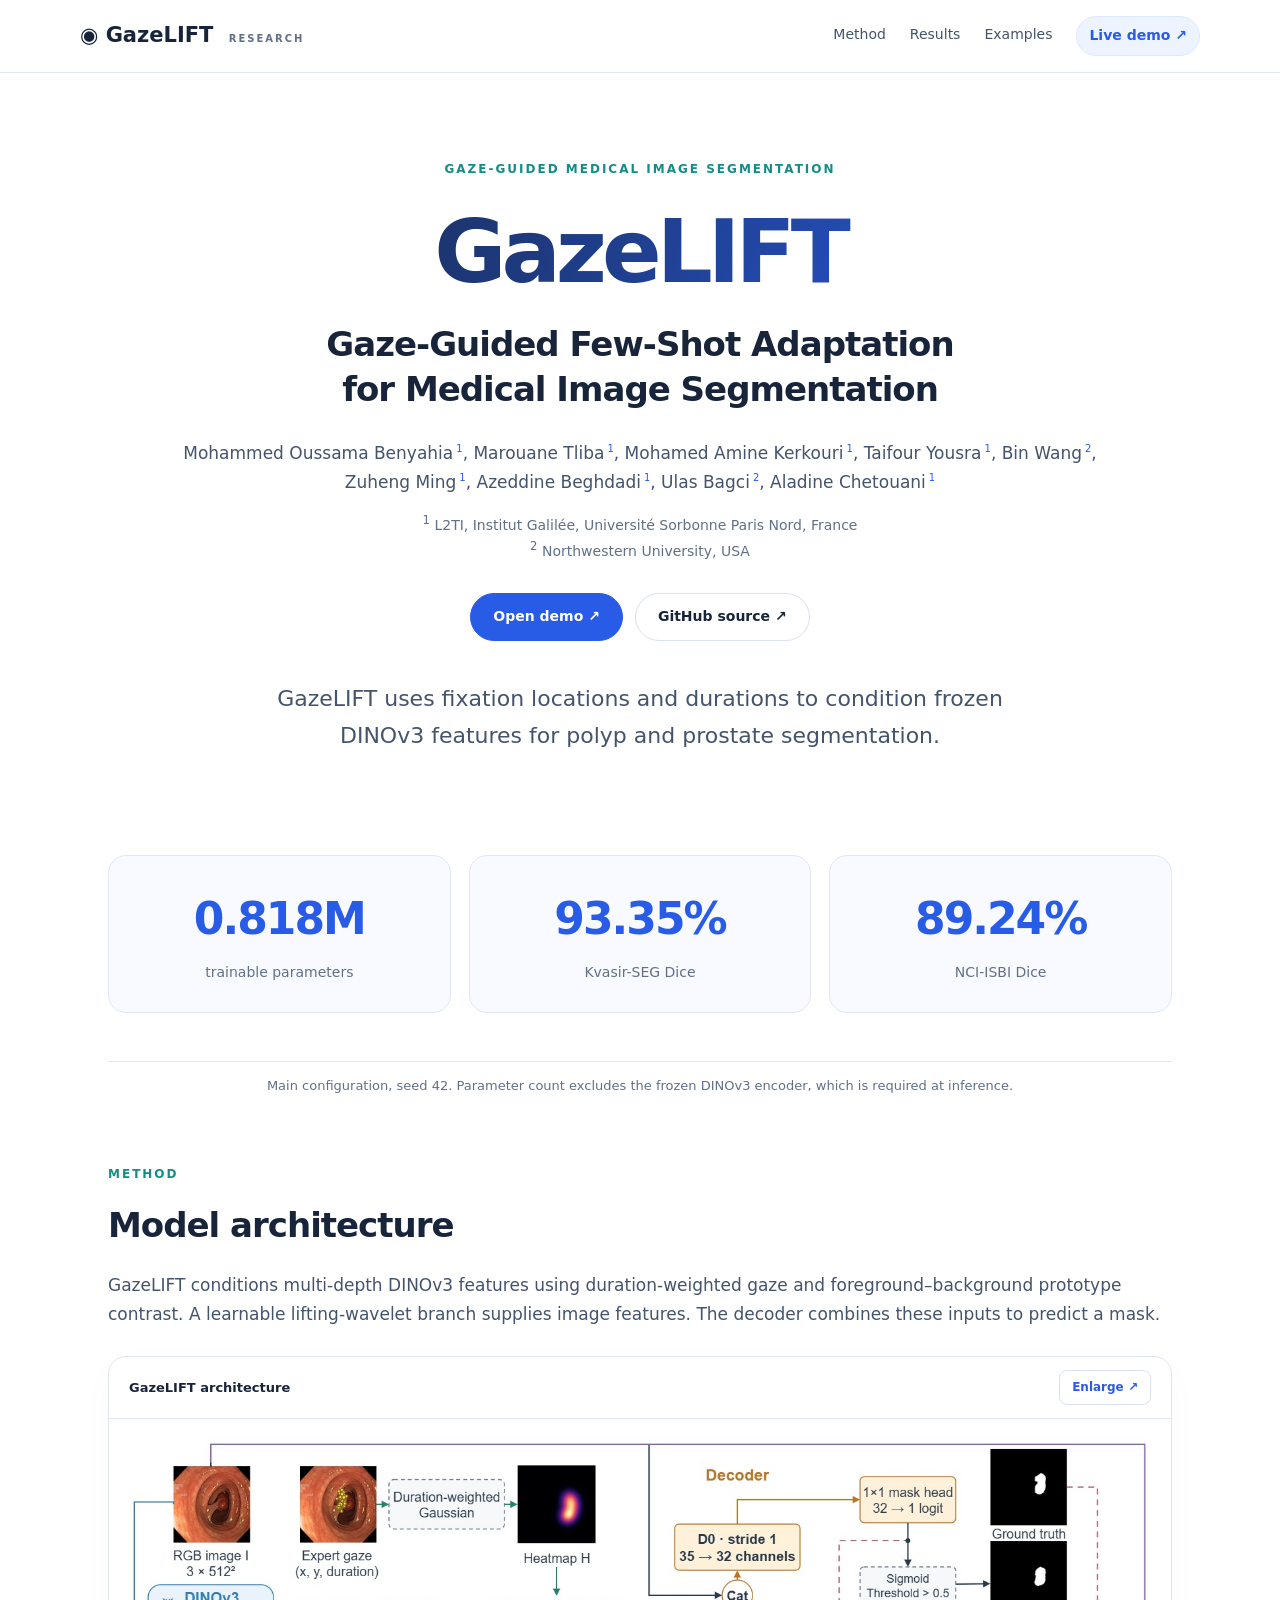
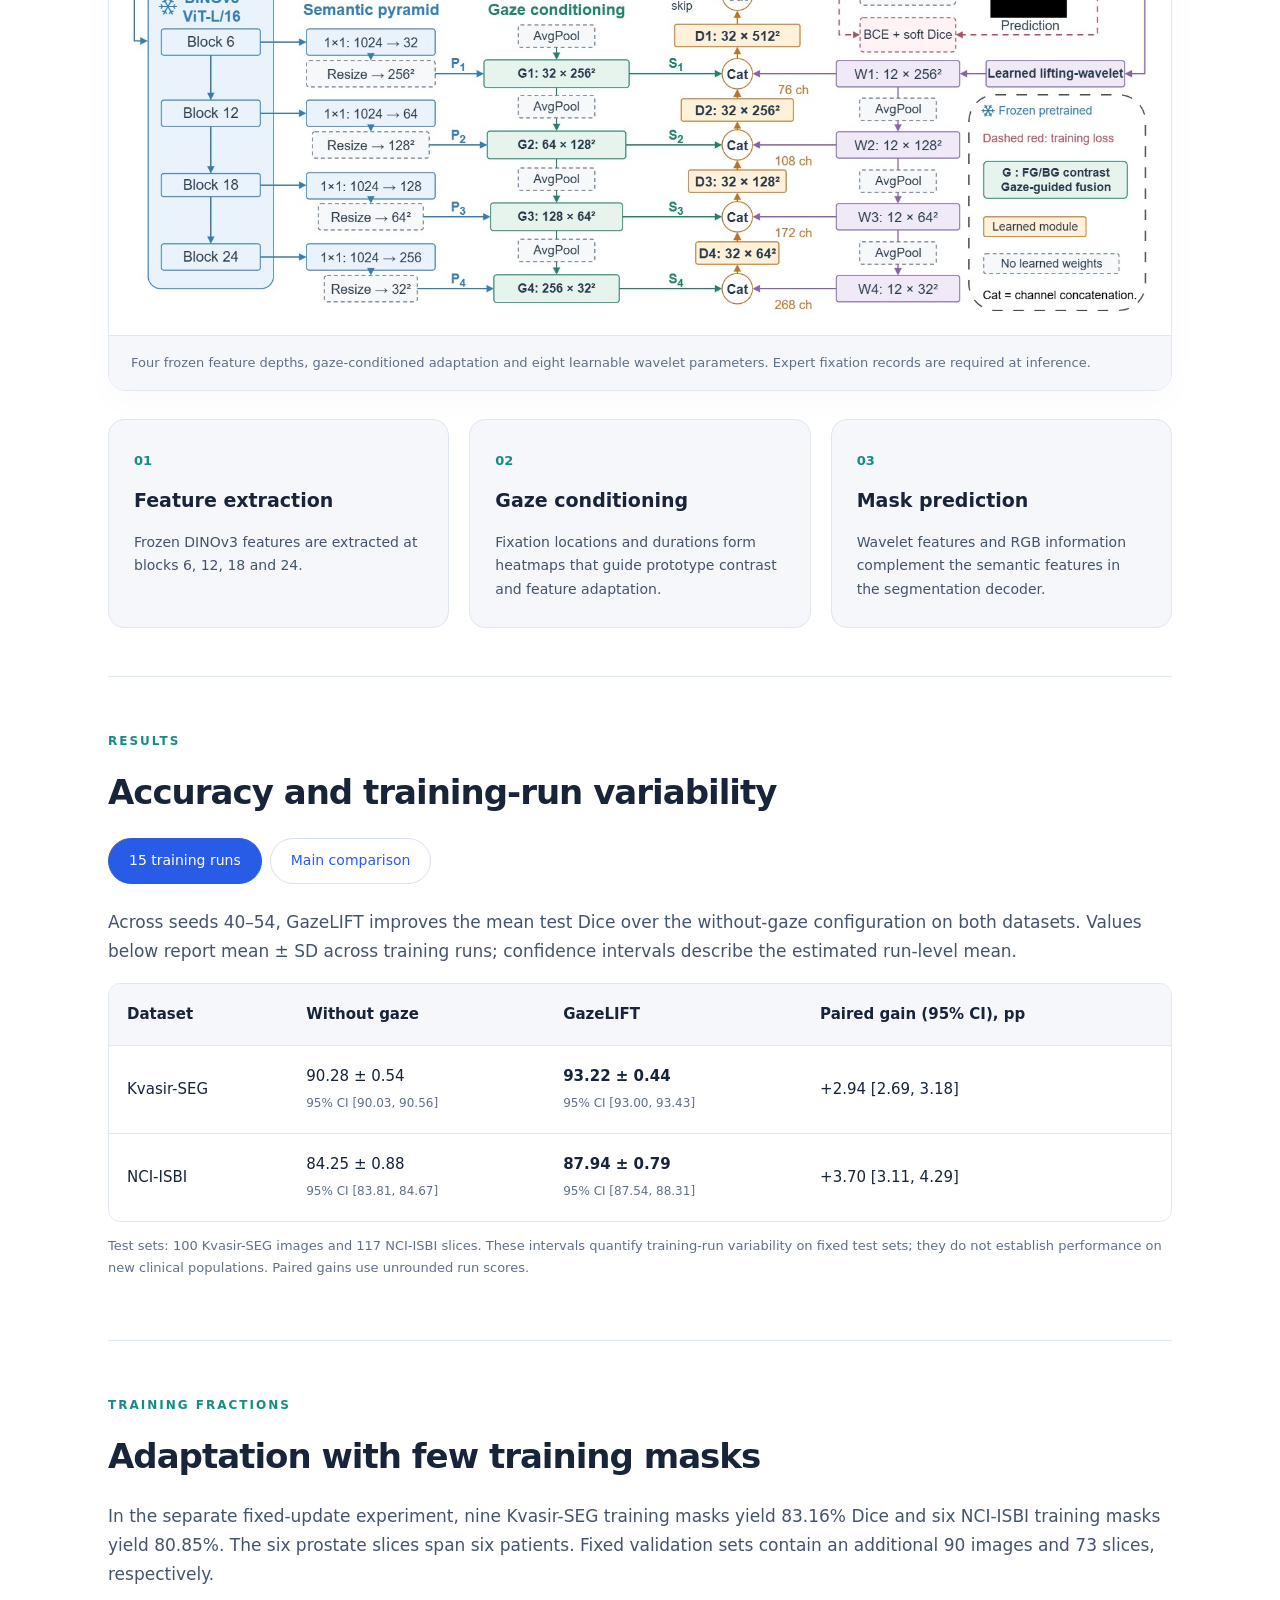
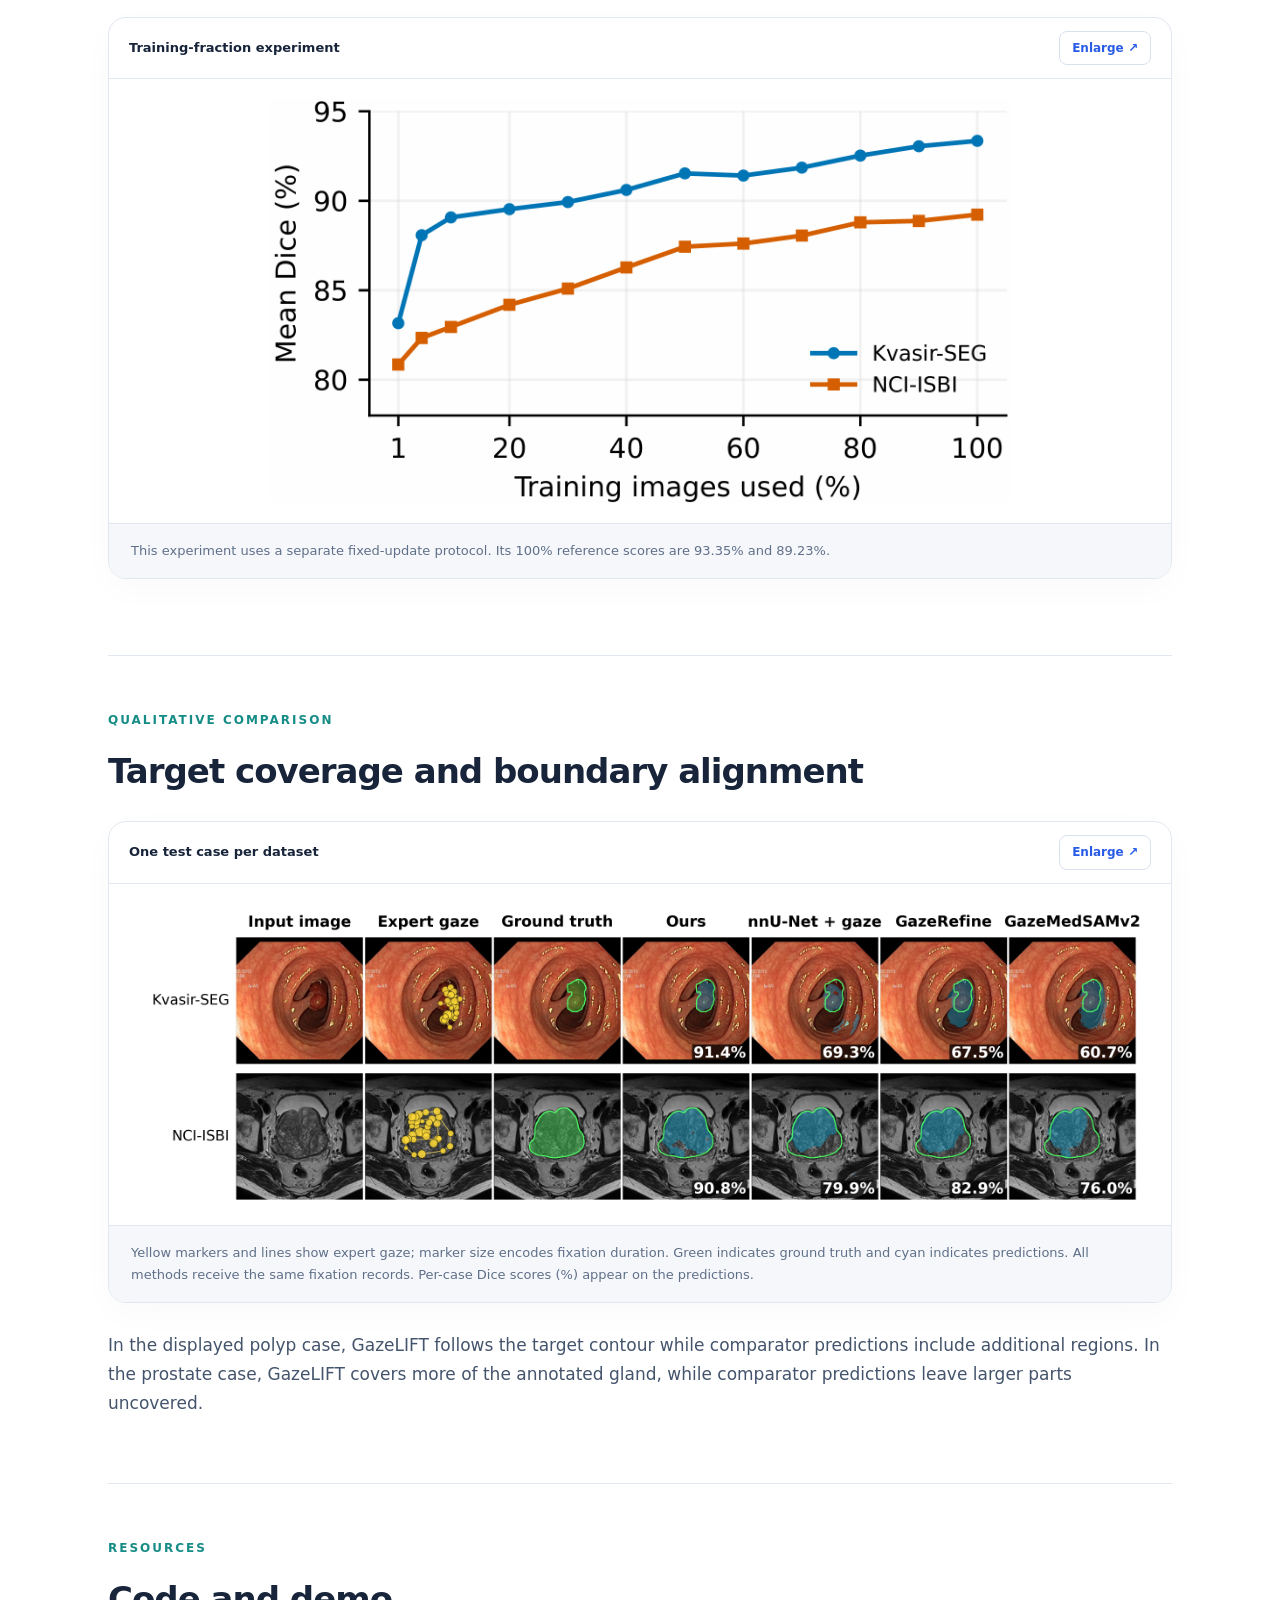
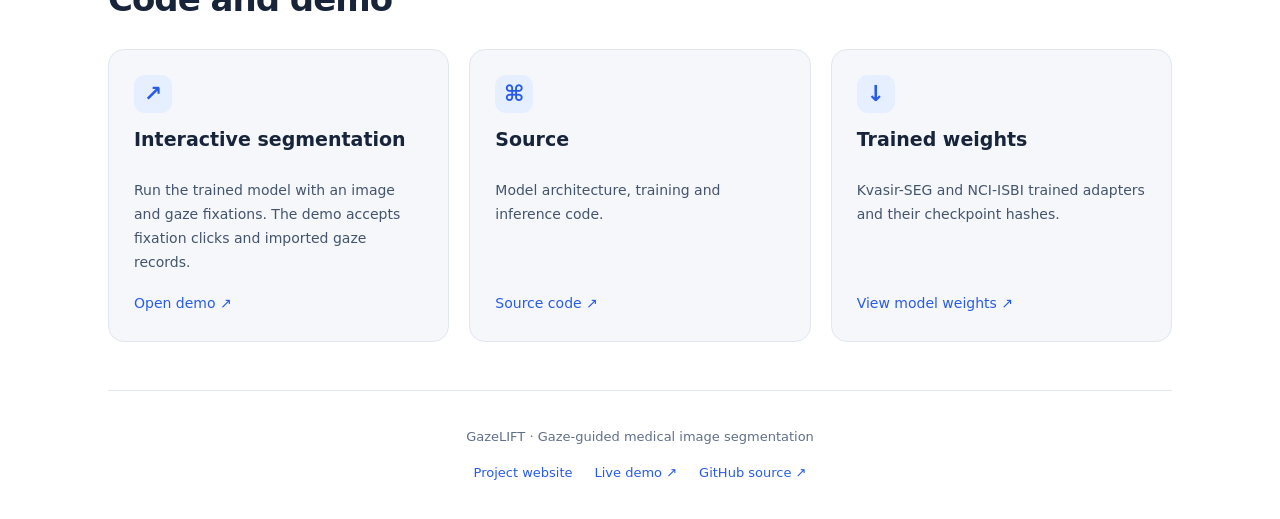
<file: docs/index.html>
<!doctype html><html lang="en"><head><meta charset="utf-8"><meta name="viewport" content="width=device-width,initial-scale=1"><meta name="description" content="GazeLIFT combines expert gaze, frozen DINOv3 features and learnable lifting wavelets for medical image segmentation."><title>GazeLIFT | Gaze-Guided Few-Shot Adaptation</title><link rel="stylesheet" href="style.css"></head><body>
<nav><a class="brand" href="#">◉ GazeLIFT <small>RESEARCH</small></a><div><a href="#method">Method</a><a href="#results">Results</a><a href="#qualitative">Examples</a><a class="nav-demo" href="https://huggingface.co/spaces/oussamab2n/GazeLIFT" target="_blank" rel="noopener noreferrer">Live demo ↗</a></div></nav>
<main><header><span class="eyebrow">GAZE-GUIDED MEDICAL IMAGE SEGMENTATION</span><h1>GazeLIFT</h1><h2>Gaze-Guided Few-Shot Adaptation<br>for Medical Image Segmentation</h2><p class="authors">Mohammed Oussama Benyahia<sup>1</sup>, Marouane Tliba<sup>1</sup>, Mohamed Amine Kerkouri<sup>1</sup>, Taifour Yousra<sup>1</sup>, Bin Wang<sup>2</sup>, Zuheng Ming<sup>1</sup>, Azeddine Beghdadi<sup>1</sup>, Ulas Bagci<sup>2</sup>, Aladine Chetouani<sup>1</sup></p><p class="affiliations"><sup>1</sup> L2TI, Institut Galilée, Université Sorbonne Paris Nord, France<br><sup>2</sup> Northwestern University, USA</p><div class="actions"><a class="button primary" href="https://huggingface.co/spaces/oussamab2n/GazeLIFT" target="_blank" rel="noopener noreferrer">Open demo ↗</a><a class="button" href="https://github.com/MohammedOussamaBEN/GazeLIFT">GitHub source ↗</a></div><p class="intro">GazeLIFT uses fixation locations and durations to condition frozen DINOv3 features for polyp and prostate segmentation.</p></header>
<section class="metrics"><article><strong>0.818M</strong><span>trainable parameters</span></article><article><strong>93.35%</strong><span>Kvasir-SEG Dice</span></article><article><strong>89.24%</strong><span>NCI-ISBI Dice</span></article></section><p class="note centered">Main configuration, seed 42. Parameter count excludes the frozen DINOv3 encoder, which is required at inference.</p>
<section id="method"><div class="section-title"><span>METHOD</span><h2>Model architecture</h2></div><p>GazeLIFT conditions multi-depth DINOv3 features using duration-weighted gaze and foreground–background prototype contrast. A learnable lifting-wavelet branch supplies image features. The decoder combines these inputs to predict a mask.</p><figure><div class="figure-top"><span>GazeLIFT architecture</span><button data-zoom="assets/architecture.jpg">Enlarge ↗</button></div><img src="assets/architecture.jpg" alt="GazeLIFT architecture with frozen DINOv3, gaze conditioning, lifting wavelets and compact decoder"><figcaption>Four frozen feature depths, gaze-conditioned adaptation and eight learnable wavelet parameters. Expert fixation records are required at inference.</figcaption></figure><div class="steps"><article><b>01</b><h3>Feature extraction</h3><p>Frozen DINOv3 features are extracted at blocks 6, 12, 18 and 24.</p></article><article><b>02</b><h3>Gaze conditioning</h3><p>Fixation locations and durations form heatmaps that guide prototype contrast and feature adaptation.</p></article><article><b>03</b><h3>Mask prediction</h3><p>Wavelet features and RGB information complement the semantic features in the segmentation decoder.</p></article></div></section>
<section id="results"><div class="section-title"><span>RESULTS</span><h2>Accuracy and training-run variability</h2></div><div class="tabs" role="tablist" aria-label="Results"><button role="tab" aria-selected="true" aria-controls="runs" id="tab-runs">15 training runs</button><button role="tab" aria-selected="false" aria-controls="main-results" id="tab-main-results">Main comparison</button></div><div id="runs" role="tabpanel" aria-labelledby="tab-runs"><p>Across seeds 40–54, GazeLIFT improves the mean test Dice over the without-gaze configuration on both datasets. Values below report mean ± SD across training runs; confidence intervals describe the estimated run-level mean.</p><div class="table-wrap"><table><thead><tr><th>Dataset</th><th>Without gaze</th><th>GazeLIFT</th><th>Paired gain (95% CI), pp</th></tr></thead><tbody><tr><td>Kvasir-SEG</td><td>90.28 ± 0.54<br><small>95% CI [90.03, 90.56]</small></td><td><b>93.22 ± 0.44</b><br><small>95% CI [93.00, 93.43]</small></td><td>+2.94 [2.69, 3.18]</td></tr><tr><td>NCI-ISBI</td><td>84.25 ± 0.88<br><small>95% CI [83.81, 84.67]</small></td><td><b>87.94 ± 0.79</b><br><small>95% CI [87.54, 88.31]</small></td><td>+3.70 [3.11, 4.29]</td></tr></tbody></table></div><p class="note">Test sets: 100 Kvasir-SEG images and 117 NCI-ISBI slices. These intervals quantify training-run variability on fixed test sets; they do not establish performance on new clinical populations. Paired gains use unrounded run scores.</p></div><div id="main-results" role="tabpanel" aria-labelledby="tab-main-results" hidden><p>Mean Dice (%) from the main comparison. Evaluation protocols differ across methods.</p><div class="table-wrap"><table><thead><tr><th>Method</th><th>Kvasir-SEG</th><th>NCI-ISBI</th></tr></thead><tbody><tr><td>GazeMedSAMv2</td><td>85.19</td><td>85.62</td></tr><tr><td>GazeRefine</td><td>88.10</td><td>80.28</td></tr><tr><td>nnU-Net + gaze</td><td>90.59</td><td>88.15</td></tr><tr class="highlight"><td>GazeLIFT</td><td>93.35</td><td>89.24</td></tr></tbody></table></div></div></section>
<section><div class="section-title"><span>TRAINING FRACTIONS</span><h2>Adaptation with few training masks</h2></div><p>In the separate fixed-update experiment, nine Kvasir-SEG training masks yield 83.16% Dice and six NCI-ISBI training masks yield 80.85%. The six prostate slices span six patients. Fixed validation sets contain an additional 90 images and 73 slices, respectively.</p><figure><div class="figure-top"><span>Training-fraction experiment</span><button data-zoom="assets/training-fractions.png">Enlarge ↗</button></div><img class="fraction" src="assets/training-fractions.png" alt="Dice performance as a function of training fraction"><figcaption>This experiment uses a separate fixed-update protocol. Its 100% reference scores are 93.35% and 89.23%.</figcaption></figure></section>
<section id="qualitative"><div class="section-title"><span>QUALITATIVE COMPARISON</span><h2>Target coverage and boundary alignment</h2></div><figure><div class="figure-top"><span>One test case per dataset</span><button data-zoom="assets/qualitative.png">Enlarge ↗</button></div><img src="assets/qualitative.png" alt="One polyp and one prostate case comparing GazeLIFT with nnU-Net plus gaze, GazeRefine and GazeMedSAMv2"><figcaption>Yellow markers and lines show expert gaze; marker size encodes fixation duration. Green indicates ground truth and cyan indicates predictions. All methods receive the same fixation records. Per-case Dice scores (%) appear on the predictions.</figcaption></figure><p>In the displayed polyp case, GazeLIFT follows the target contour while comparator predictions include additional regions. In the prostate case, GazeLIFT covers more of the annotated gland, while comparator predictions leave larger parts uncovered.</p></section>
<section id="resources"><div class="section-title"><span>RESOURCES</span><h2>Code and demo</h2></div><div class="steps resource-cards"><article><span class="resource-icon" aria-hidden="true">↗</span><h3>Interactive segmentation</h3><p>Run the trained model with an image and gaze fixations. The demo accepts fixation clicks and imported gaze records.</p><a href="https://huggingface.co/spaces/oussamab2n/GazeLIFT" target="_blank" rel="noopener noreferrer">Open demo ↗</a></article><article><span class="resource-icon" aria-hidden="true">⌘</span><h3>Source</h3><p>Model architecture, training and inference code.</p><a href="https://github.com/MohammedOussamaBEN/GazeLIFT">Source code ↗</a></article><article><span class="resource-icon" aria-hidden="true">↓</span><h3>Trained weights</h3><p>Kvasir-SEG and NCI-ISBI trained adapters and their checkpoint hashes.</p><a href="https://huggingface.co/spaces/oussamab2n/GazeLIFT/tree/main/weights" target="_blank" rel="noopener noreferrer">View model weights ↗</a></article></div></section>
</main><footer>GazeLIFT · Gaze-guided medical image segmentation<div class="footer-links"><a href="#">Project website</a><a href="https://huggingface.co/spaces/oussamab2n/GazeLIFT" target="_blank" rel="noopener noreferrer">Live demo ↗</a><a href="https://github.com/MohammedOussamaBEN/GazeLIFT">GitHub source ↗</a></div></footer><dialog id="lightbox"><button id="close">Close ×</button><img alt="Enlarged research figure"></dialog><script src="site.js"></script></body></html>
</file>
<file: docs/style.css>
*{box-sizing:border-box}html{scroll-behavior:smooth;scroll-padding-top:95px}body{margin:0;color:#17243a;background:#fff;font:17px/1.7 system-ui,-apple-system,BlinkMacSystemFont,"Segoe UI",sans-serif}a{color:#285ce7;text-decoration:none}a:hover{text-decoration:underline}nav{position:sticky;top:0;z-index:5;display:flex;justify-content:space-between;align-items:center;padding:18px max(5%,calc((100vw - 1120px)/2));background:#fffffff2;backdrop-filter:blur(14px);border-bottom:1px solid #e1e7f0;gap:24px;white-space:nowrap}nav div{display:flex;gap:24px}nav a{font-size:14px;color:#44546c}.brand{font-size:21px;color:#17243a;font-weight:800}.brand small{font-size:10px;letter-spacing:2px;margin-left:8px;color:#607089}main{max-width:1120px;margin:auto;padding:0 28px}header{text-align:center;padding:80px 0 28px}.eyebrow,.section-title>span{color:#168c86;font-size:12px;font-weight:750;letter-spacing:2px}h1{font-size:88px;letter-spacing:-5px;line-height:1.1;margin:22px 0;background:linear-gradient(110deg,#17243a,#285ce7);background-clip:text;color:transparent}h2{font-size:34px;line-height:1.3;letter-spacing:-1px;margin:16px 0 24px}header h2{font-weight:650}.authors{max-width:950px;margin:28px auto 14px;font-size:17px}.authors sup{color:#285ce7;font-size:10px;margin-left:3px}.affiliations{color:#607089;font-size:14px}.actions{display:flex;justify-content:center;gap:12px;margin:30px 0}.button{padding:11px 22px;border:1px solid #d9e0ee;border-radius:30px;color:#17243a;font-size:14px;font-weight:650}.button.primary{color:white;background:#285ce7;border-color:#285ce7}.intro{font-size:22px;line-height:1.65;max-width:800px;margin:40px auto 0;color:#44546c}.metrics{display:grid;grid-template-columns:repeat(3,1fr);gap:18px;margin:25px 0 8px}.metrics article{border:1px solid #e1e7f0;border-radius:18px;text-align:center;padding:26px;background:#f8faff}.metrics strong{display:block;color:#285ce7;font-size:44px;letter-spacing:-2px}.metrics span{font-size:14px;color:#607089}.note{font-size:13px;color:#607089}.centered{text-align:center}section{padding:48px 0;border-bottom:1px solid #e1e7f0}p{color:#44546c}figure{margin:28px 0;border:1px solid #e1e7f0;border-radius:18px;overflow:hidden;box-shadow:0 10px 35px #17243a06}figure img{width:100%;height:auto;display:block;padding:20px}figure img.fraction{max-width:780px;margin:auto}figcaption{padding:16px 22px;background:#f5f7fb;font-size:13px;color:#607089;border-top:1px solid #e1e7f0}.figure-top{display:flex;align-items:center;justify-content:space-between;padding:13px 20px;border-bottom:1px solid #e1e7f0;font-size:13px;font-weight:650}button{font:inherit;cursor:pointer;border:1px solid #d9e0ee;background:#fff;border-radius:8px;padding:6px 12px;color:#285ce7;font-size:12px}button:hover{background:#edf3ff}.steps{display:grid;grid-template-columns:repeat(3,1fr);gap:20px;margin-top:28px}.steps article{padding:25px;background:#f5f7fb;border-radius:16px;border:1px solid #e1e7f0}.steps b{color:#168c86;font-size:13px}.steps h3{font-size:19px;margin:10px 0}.steps p{font-size:14px;margin-bottom:0}.steps a{font-size:14px;display:inline-block;margin-top:16px}.tabs{display:flex;gap:8px;margin:24px 0}.tabs button{padding:10px 20px;font-size:14px;border-radius:25px}.tabs [aria-selected=true]{color:white;background:#285ce7;border-color:#285ce7}.table-wrap{overflow-x:auto;border:1px solid #e1e7f0;border-radius:12px}table{border-collapse:collapse;width:100%;text-align:left;font-size:15px}th,td{padding:18px;border-bottom:1px solid #e1e7f0}thead{background:#f5f7fb}td small{font-size:12px;color:#607089}tr:last-child td{border:0}.highlight{background:#eef4ff;font-weight:700}pre{white-space:pre-wrap;word-break:break-word;background:#f5f7fb;border-radius:12px;padding:24px;font-size:13px;line-height:1.65}footer{padding:35px;text-align:center;font-size:13px;color:#607089}dialog{max-width:96vw;width:1500px;border:1px solid #e1e7f0;border-radius:16px;padding:18px}dialog::backdrop{background:#17243acc}dialog img{display:block;width:100%;margin-top:15px}dialog button{float:right}:focus-visible{outline:3px solid #168c86;outline-offset:4px}[hidden]{display:none!important}@media(max-width:700px){nav{padding:14px 20px}nav div{gap:12px}nav div a{font-size:11px}.brand small{display:none}header{padding-top:45px}h1{font-size:64px}h2{font-size:26px}.intro{font-size:18px}.authors{font-size:14px}.metrics{gap:8px}.metrics article{padding:18px 8px}.metrics strong{font-size:29px}.metrics span{font-size:11px}.steps{grid-template-columns:1fr}.actions{flex-wrap:wrap}main{padding:0 18px}section{padding:35px 0}th,td{padding:12px;font-size:13px}figure img{padding:8px}}@media(prefers-reduced-motion:reduce){html{scroll-behavior:auto}}
/* Transparent research figures must always render against white. */
figure,figure img,dialog,dialog img{background:#fff}
nav a.nav-demo{color:#285ce7;font-weight:700;background:#edf3ff;border:1px solid #dce8ff;border-radius:22px;padding:7px 12px;margin:-7px 0}
.resource-icon{display:inline-flex;align-items:center;justify-content:center;width:38px;height:38px;border-radius:11px;color:#285ce7;background:#e6efff;font-size:22px;font-weight:650}
.resource-cards article{display:flex;flex-direction:column;align-items:flex-start}.resource-cards article a{margin-top:auto;padding-top:18px}
.footer-links{display:flex;justify-content:center;gap:22px;margin-top:14px;flex-wrap:wrap}
@media(max-width:420px){nav{gap:12px;padding:14px 12px}nav div{gap:10px}nav a.nav-demo{padding:6px 8px}}
</file>
